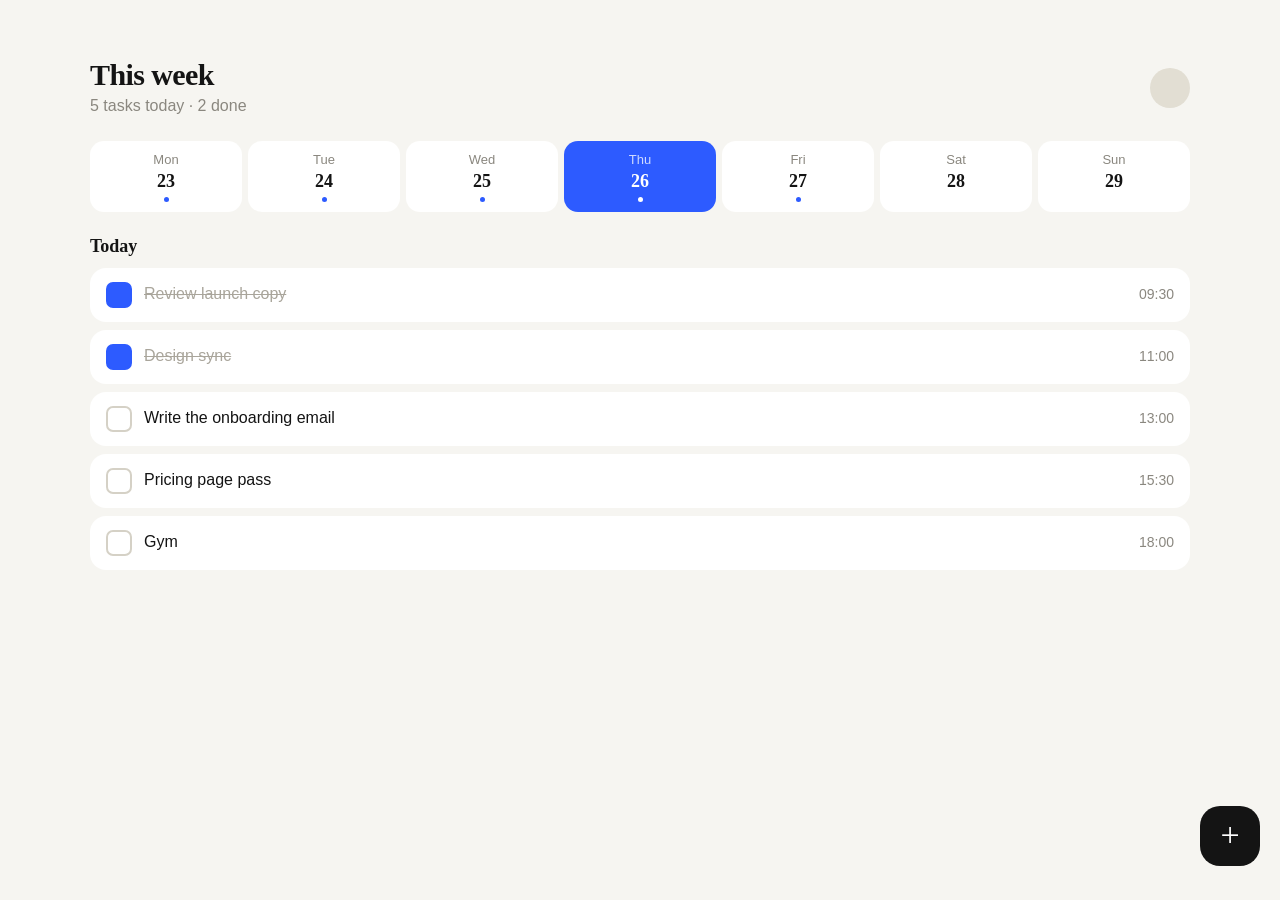
<file: example/app/index.html>
<!doctype html><meta charset="utf-8"><meta name="viewport" content="width=device-width">
<title>Tempo (sample app for the kit's example film)</title>
<style>
 body { margin: 0; font: 400 16px/1.4 Inter, sans-serif; color: #141414; background: #F6F5F1; }
 .wrap { max-width: 1100px; margin: 0 auto; padding: 58px 20px 40px; }
 header { display: flex; justify-content: space-between; align-items: center; }
 h1 { font: 600 30px/1.1 "Inter Display"; letter-spacing: -0.02em; margin: 0; }
 .sub { color: #8A877F; margin-top: 4px; }
 .avatar { width: 40px; height: 40px; border-radius: 50%; background: #E2DED3; }
 .week { display: grid; grid-template-columns: repeat(7, 1fr); gap: 6px; margin: 24px 0; }
 .day { background: #fff; border-radius: 14px; padding: 10px 0; text-align: center; font-size: 13px; color: #8A877F; }
 .day b { display: block; font: 600 18px/1.3 "Inter Display"; color: #141414; }
 .day.on { background: #2D5BFF; color: #CFDAFF; } .day.on b { color: #fff; }
 .day i { display: block; margin: 4px auto 0; width: 5px; height: 5px; border-radius: 50%; background: #2D5BFF; } .day.on i { background: #fff; }
 h2 { font: 600 18px/1.2 "Inter Display"; margin: 22px 0 10px; }
 .task { background: #fff; border-radius: 16px; padding: 14px 16px; margin-bottom: 8px; display: flex; gap: 12px; align-items: center; }
 .task .c { width: 22px; height: 22px; border-radius: 7px; border: 2px solid #D5D1C6; flex: none; }
 .task.done .c { background: #2D5BFF; border-color: #2D5BFF; } .task.done .tt { color: #A9A59B; text-decoration: line-through; }
 .task .tm { margin-left: auto; color: #8A877F; font-size: 14px; }
 .fab { position: fixed; right: 20px; bottom: 34px; width: 60px; height: 60px; border-radius: 20px; background: #141414; color: #fff; font: 300 34px/58px Inter; text-align: center; }
 .scrim { position: fixed; inset: 0; background: rgba(20,20,20,.28); }
 .sheet { position: fixed; left: 0; right: 0; bottom: 0; background: #fff; border-radius: 26px 26px 0 0; padding: 22px 20px 40px; }
 .sheet .grab { width: 40px; height: 5px; border-radius: 3px; background: #E2DED3; margin: 0 auto 18px; }
 .field { border: 2px solid #2D5BFF; border-radius: 14px; padding: 14px; font-size: 18px; }
 .chips { display: flex; gap: 8px; margin: 14px 0 20px; flex-wrap: wrap; } .chip { background: #F1EFE9; border-radius: 99px; padding: 8px 14px; font-size: 14px; } .chip.on { background: #141414; color: #fff; }
 .btn { background: #2D5BFF; color: #fff; text-align: center; border-radius: 14px; padding: 15px; font-weight: 600; }
 .focus { background: #141414; color: #fff; min-height: 100vh; } .focus .wrap { text-align: center; }
 .ring { width: 250px; height: 250px; border-radius: 50%; margin: 60px auto 26px; border: 10px solid #2B2B2B; border-top-color: #2D5BFF; border-right-color: #2D5BFF; display: flex; align-items: center; justify-content: center; font: 500 54px/1 "Inter Display"; letter-spacing: -0.02em; }
 .focus .sub { color: #9A9A9A; } .focus .now { font: 600 22px/1.3 "Inter Display"; margin-top: 30px; }
 .ctl { display: flex; gap: 12px; justify-content: center; margin-top: 34px; } .ctl div { background: #2B2B2B; border-radius: 16px; padding: 14px 22px; } .ctl .p { background: #fff; color: #141414; font-weight: 600; }
</style>
<body>
<script>
const s = new URLSearchParams(location.search).get('s') || 'week';
const tasks = [['Review launch copy', '09:30', 1], ['Design sync', '11:00', 1], ['Write the onboarding email', '13:00', 0], ['Pricing page pass', '15:30', 0], ['Gym', '18:00', 0]];
const week = ['Mon 23', 'Tue 24', 'Wed 25', 'Thu 26', 'Fri 27', 'Sat 28', 'Sun 29'];
let h = '';
if (s === 'focus') h = `<div class="focus"><div class="wrap"><div class="sub">Focus mode</div><div class="ring" id="ring">24:18</div><div class="sub">of 45 minutes</div><div class="now" id="now">Write the onboarding email</div><div class="ctl"><div>Skip</div><div class="p" id="pause">Pause</div><div>+5 min</div></div></div></div>`;
else { h = `<div class="wrap"><header><div><h1>This week</h1><div class="sub">5 tasks today · 2 done</div></div><div class="avatar"></div></header>
<div class="week" id="week">${week.map((d, i) => `<div class="day${i === 3 ? ' on' : ''}">${d.split(' ')[0]}<b>${d.split(' ')[1]}</b>${i < 5 ? '<i></i>' : ''}</div>`).join('')}</div>
<h2>Today</h2><div id="list">${tasks.map((t, i) => `<div class="task${t[2] ? ' done' : ''}" id="t${i}"><div class="c"></div><div class="tt">${t[0]}</div><div class="tm">${t[1]}</div></div>`).join('')}</div></div><div class="fab" id="fab">+</div>`;
 if (s === 'add') h += `<div class="scrim"></div><div class="sheet" id="sheet"><div class="grab"></div><div class="field" id="field">Call the printer about the flyers</div><div class="chips" id="chips"><div class="chip on">Today</div><div class="chip">Tomorrow</div><div class="chip">14:00</div><div class="chip">30 min</div></div><div class="btn" id="add">Add task</div></div>`; }
document.body.innerHTML = h;
</script>
</file>
